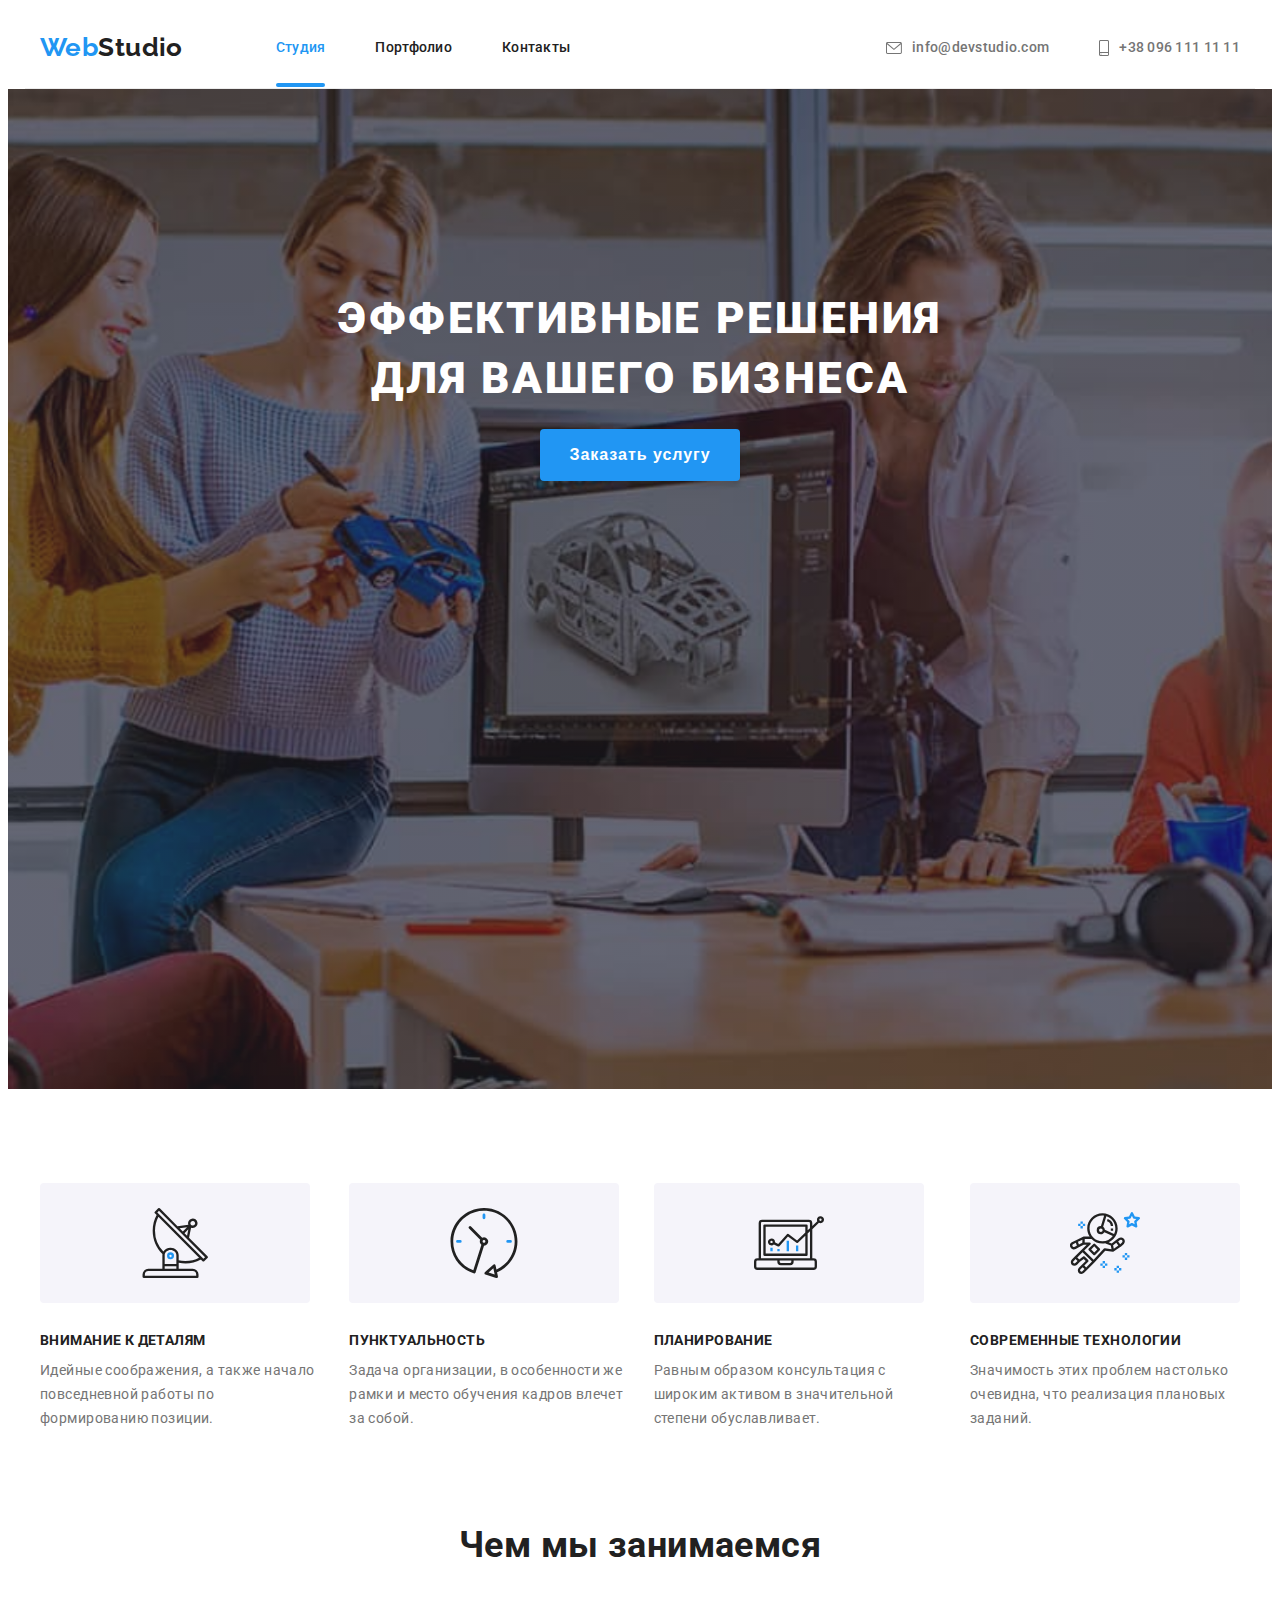
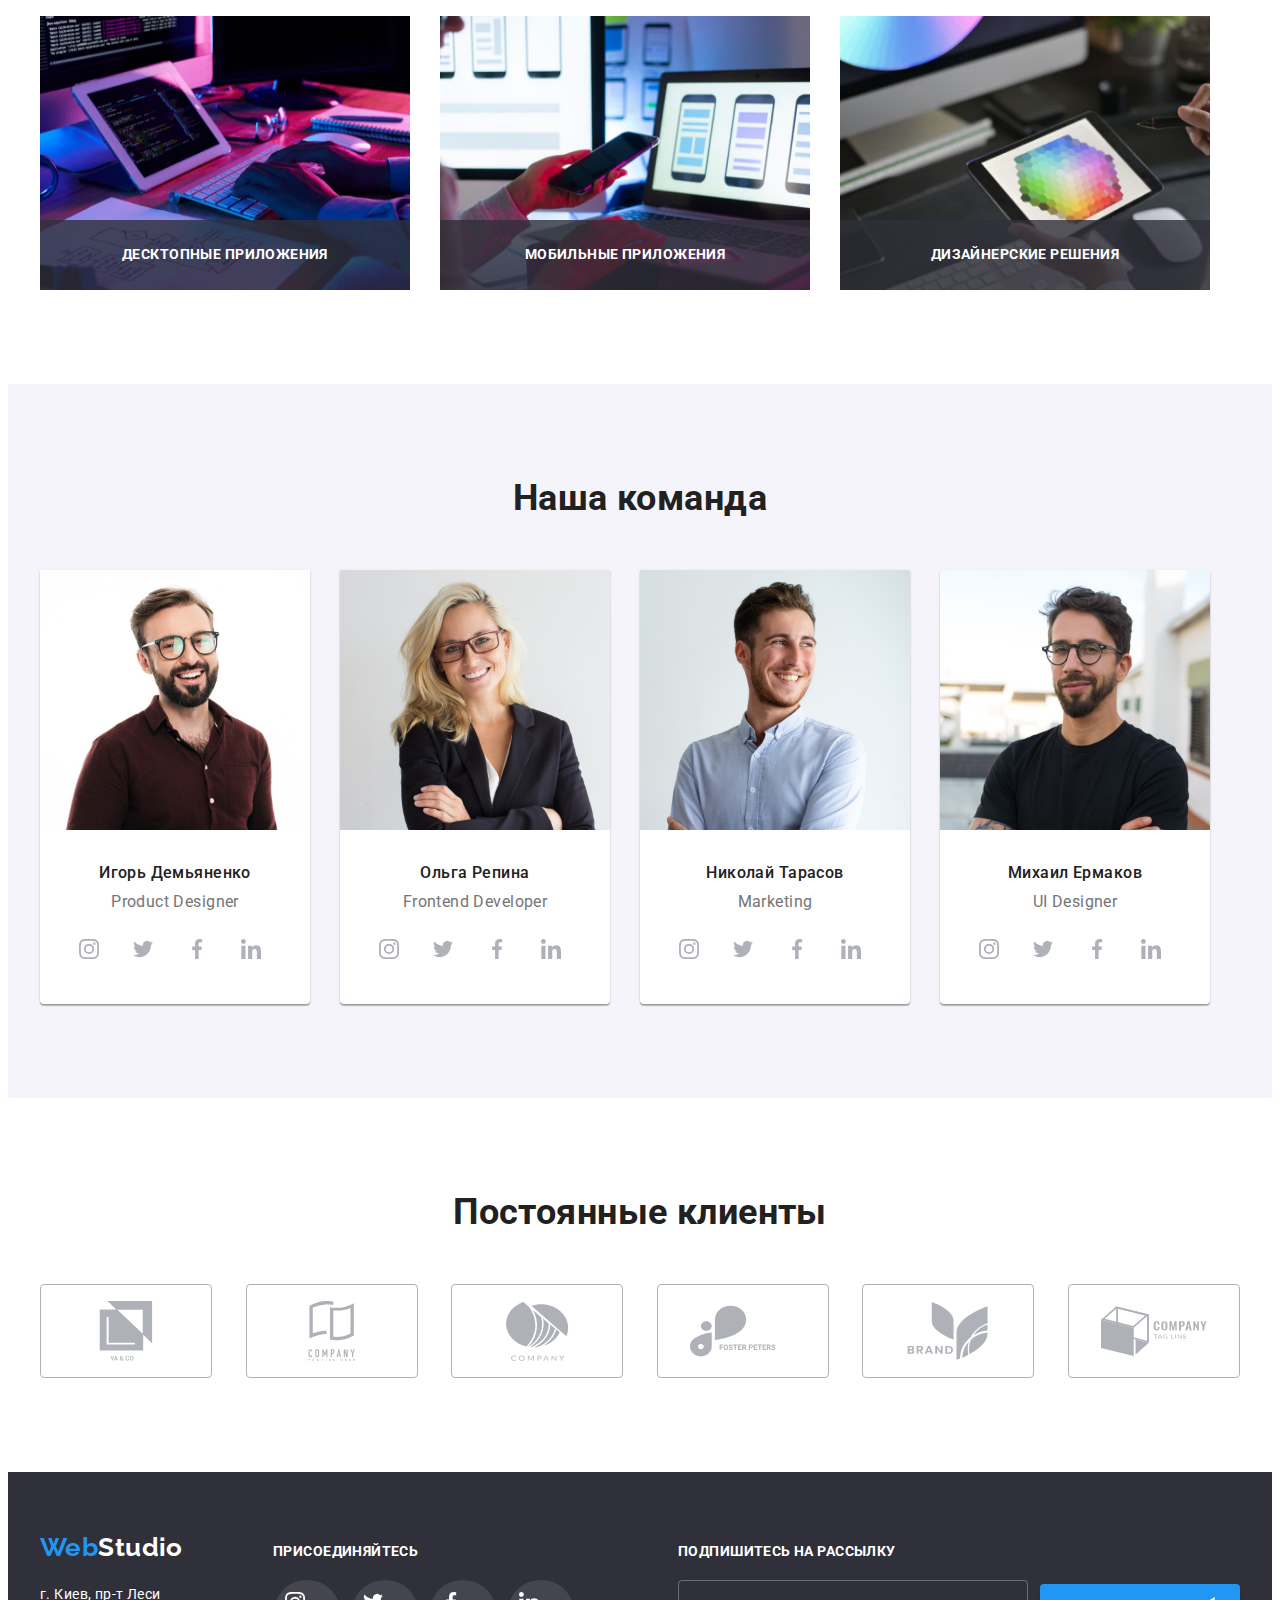
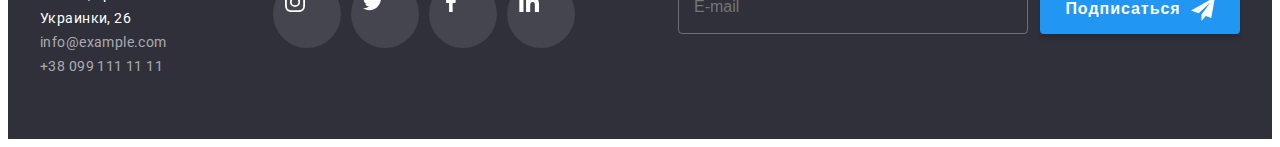
<file: index.html>
<!DOCTYPE html>
<html lang="ru">
<head>
    <meta charset="UTF-8">
    <meta http-equiv="X-UA-Compatible" content="IE=edge">
    <meta name="viewport" content="width=device-width, initial-scale=1.0">
    <link href="https://fonts.googleapis.com/css2?family=Raleway:wght@700&family=Roboto:wght@400;500;700;900&display=swap"
        rel="stylesheet">
    <link rel="stylesheet" href="https://cdnjs.cloudflare.com/ajax/libs/modern-normalize/1.1.0/modern-normalize.min.css"
            integrity="sha512-wpPYUAdjBVSE4KJnH1VR1HeZfpl1ub8YT/NKx4PuQ5NmX2tKuGu6U/JRp5y+Y8XG2tV+wKQpNHVUX03MfMFn9Q=="
            crossorigin="anonymous" referrerpolicy="no-referrer" />
    <link rel="stylesheet" href="./css/main.min.css">
    <title>WebStudio</title>
</head>
<body>
   <header>
       <!-- навигация -->
        <div class="conteiner conteiner-header">
            <nav class="nav">
                <a class="logo" href="./index.html">Web<span class="logo--black">Studio</span></a>
                <ul class="nav__list">
                    <li class="nav__item"><a class="nav__link nav__link--current" href="./index.html">Студия</a></li>
                    <li class="nav__item"><a class="nav__link" href="./portfolio.html">Портфолио</a></li>
                    <li class="nav__item"><a class="nav__link" href="">Контакты</a></li>
                </ul>
            </nav> 
            <ul class="contact">
                <li class="contact__item">
                    <a class="contact__link" href="mailto:info@devstudio.com">
                        <svg class="contact__icon" width="16" height="12">
                            <use href="./image/icons.svg#icon-envelope""></use>
                        </svg>
                        info@devstudio.com
                    </a>
                </li>
                <li class="contact__item">
                    <a class="contact__link" href="tel:+380961111111">
                        <svg class="contact__icon" width="10" height="16">
                            <use href="./image/icons.svg#icon-smartphone""></use>
                        </svg>
                        +38 096 111 11 11
                    </a>
                </li>
            </ul>
        </div>
   </header>    
   <main>
        <!-- Заказ -->
        <section class="section section-hero">
                <h1 class="section-hero__title">Эффективные решения<br> для вашего бизнеса</h1>   
                <button data-modal-open class="btn" type="button">Заказать услугу</button>
        </section>
        <!-- Преимущества -->
        <section class="section section-benefits">
            <div class="conteiner">
                <h2 class="none">Наши преимущества</h2>
                <ul class="benefits__list">
                    <li class="benefits__item">
                        <div class="benefits__block">
                            <svg class="benefits__icon">
                                <use href="./image/icons.svg#icon-Group"></use>
                            </svg>
                        </div>
                        <h3 class="benefits__title">Внимание к деталям</h3>
                        <p class="benefits__text">Идейные соображения, а также начало повседневной работы по формированию позиции.</p>
                    </li>
                    <li class="benefits__item">
                        <div class="benefits__block">
                            <svg class="benefits__icon">
                                <use href="./image/icons.svg#icon-clock"></use>
                            </svg>
                        </div>
                        <h3 class="benefits__title">Пунктуальность</h3>
                        <p class="benefits__text">Задача организации, в особенности же рамки и место обучения кадров влечет за собой.</p>
                    </li>
                    <li class="benefits__item">
                        <div class="benefits__block">
                            <svg class="benefits__icon">
                                <use href="./image/icons.svg#icon-diagram"></use>
                            </svg>
                        </div>
                        <h3 class="benefits__title">Планирование</h3>
                        <p class="benefits__text">Равным образом консультация с широким активом в значительной степени обуславливает.</p>
                    </li>
                    <li class="benefits__item">
                        <div class="benefits__block">
                            <svg class="benefits__icon">
                                <use href="./image/icons.svg#icon-astronaut"></use>
                            </svg>
                        </div>
                        <h3 class="benefits__title">Современные технологии</h3>
                        <p class="benefits__text">Значимость этих проблем настолько очевидна, что реализация плановых заданий.</p>
                    </li>
                </ul> 
            </div>  
        </section>
        <!-- Деятельность -->
        <section class="section">
            <div class="conteiner">
                <h3 class="section__title">Чем мы занимаемся</h3>
                <ul class="team-activity">
                    <li class="team-activity__item">
                        <img src="./image/job1.jpg" alt="Верстка" width="370" height="274">
                        <div class="team-activity__actions">
                            <h4 class="team-activity__title">Десктопные приложения</h4>
                        </div>
                    </li>
                    <li class="team-activity__item">
                        <img src="./image/job2.jpg" alt="Адаптив" width="370" height="274">
                        <div class="team-activity__actions">
                            <h4 class="team-activity__title">Мобильные приложения</h4>
                        </div>
                    </li>
                    <li class="team-activity__item">
                        <img src="./image/job3.jpg" alt="Дизайн" width="370" height="274">
                        <div class="team-activity__actions">
                            <h4 class="team-activity__title">Дизайнерские решения</h4>
                        </div>
                    </li>
                </ul>
            </di>
        </section>
        <!-- Команда -->
        <section class="section section--gray">
                <div class="conteiner">
                    <h2 class="section__title">Наша команда</h2>  
                    <ul class="team-list">
                        <li class="team-list__item">
                            <img src="./image/team1.jpg" alt="Product" width="270" height="260">
                            <div class="team-list__member">
                                <h3 class="team-list__name">Игорь Демьяненко</h3>
                                <p class="team-list__job">Product Designer</p>
                                <ul class="social">
                                    <li>
                                        <a class="social__link" href="">
                                            <svg class="social__icon">
                                                <use href="./image/icons.svg#icon-instagram"></use>
                                            </svg>
                                        </a>
                                    </li>
                                    <li>
                                        <a class="social__link" href="">
                                            <svg class="social__icon">
                                                <use href="./image/icons.svg#icon-twitter"></use>
                                            </svg>
                                        </a>
                                    </li>
                                    <li>
                                        <a class="social__link" href="">
                                            <svg class="social__icon">
                                                <use href="./image/icons.svg#icon-facebook"></use>
                                            </svg>
                                        </a>
                                    </li>
                                    <li>
                                        <a class="social__link" href="">
                                            <svg class="social__icon">
                                                <use href="./image/icons.svg#icon-linkedin"></use>
                                            </svg>
                                        </a>
                                    </li>
                                </ul>
                            </div>
                        </li>
                        <li class="team-list__item">
                            <img src="./image/team2.jpg" alt="Frontend" width="270" height="260">
                            <div class="team-list__member">
                                <h3 class="team-list__name">Ольга Репина</h3>
                                <p class="team-list__job">Frontend Developer</p>
                                <ul class="social">
                                    <li>
                                        <a class="social__link" href="">
                                            <svg class="social__icon">
                                                <use href="./image/icons.svg#icon-instagram"></use>
                                            </svg>
                                        </a>
                                    </li>
                                    <li>
                                        <a class="social__link" href="">
                                            <svg class="social__icon">
                                                <use href="./image/icons.svg#icon-twitter"></use>
                                            </svg>
                                        </a>
                                    </li>
                                    <li>
                                        <a class="social__link" href="">
                                            <svg class="social__icon">
                                                <use href="./image/icons.svg#icon-facebook"></use>
                                            </svg>
                                        </a>
                                    </li>
                                    <li>
                                        <a class="social__link" href="">
                                            <svg class="social__icon">
                                                <use href="./image/icons.svg#icon-linkedin"></use>
                                            </svg>
                                        </a>
                                    </li>
                                </ul>
                            </div>
                        </li>
                        <li class="team-list__item">
                            <img src="./image/team3.jpg" alt="Marketing" width="270" height="260">
                            <div class="team-list__member">
                                <h3 class="team-list__name">Николай Тарасов</h3>
                                <p class="team-list__job">Marketing</p>
                                <ul class="social">
                                    <li>
                                        <a class="social__link" href="">
                                            <svg class="social__icon">
                                                <use href="./image/icons.svg#icon-instagram"></use>
                                            </svg>
                                        </a>
                                    </li>
                                    <li>
                                        <a class="social__link" href="">
                                            <svg class="social__icon">
                                                <use href="./image/icons.svg#icon-twitter"></use>
                                            </svg>
                                        </a>
                                    </li>
                                    <li>
                                        <a class="social__link" href="">
                                            <svg class="social__icon">
                                                <use href="./image/icons.svg#icon-facebook"></use>
                                            </svg>
                                        </a>
                                    </li>
                                    <li>
                                        <a class="social__link" href="">
                                            <svg class="social__icon">
                                                <use href="./image/icons.svg#icon-linkedin"></use>
                                            </svg>
                                        </a>
                                    </li>
                                </ul>
                            </div>
                        </li>
                        <li class="team-list__item">
                            <img src="./image/team4.jpg" alt="Designer" width="270" height="260">
                            <div class="team-list__member">
                                <h3 class="team-list__name">Михаил Ермаков</h3>
                                <p class="team-list__job">UI Designer</p>
                                <ul class="social">
                                    <li>
                                        <a class="social__link" href="">
                                            <svg class="social__icon">
                                                <use href="./image/icons.svg#icon-instagram"></use>
                                            </svg>
                                        </a>
                                    </li>
                                    <li>
                                        <a class="social__link" href="">
                                            <svg class="social__icon">
                                                <use href="./image/icons.svg#icon-twitter"></use>
                                            </svg>
                                        </a>
                                    </li>
                                    <li>
                                        <a class="social__link" href="">
                                            <svg class="social__icon">
                                                <use href="./image/icons.svg#icon-facebook"></use>
                                            </svg>
                                        </a>
                                    </li>
                                    <li>
                                        <a class="social__link" href="">
                                            <svg class="social__icon">
                                                <use href="./image/icons.svg#icon-linkedin"></use>
                                            </svg>
                                        </a>
                                    </li>
                                </ul>
                            </div>
                        </li>
                     </ul> 
                </div> 
        </section> 
        <!-- постоянные клиенты -->
        <section class="section">
            <div class="conteiner">
                <h1 class="section__title">Постоянные клиенты</h1>
                <ul class="client">
                    <li class="client__list">
                        <a class="client__link" href="">
                            <svg class="client__icon">
                                <use href="./image/icons.svg#icon-group1"></use>
                            </svg>
                        </a>
                    </li>
                    <li class="client__list">
                        <a class="client__link" href="">
                            <svg class="client__icon">
                                <use href="./image/icons.svg#icon-group2"></use>
                            </svg>
                        </a>
                    </li>
                    <li class="client__list">
                        <a class="client__link" href="">
                            <svg class="client__icon">
                                <use href="./image/icons.svg#icon-group3"></use>
                            </svg>
                        </a>
                    </li>
                    <li class="client__list">
                        <a class="client__link" href="">
                            <svg class="client__icon">
                                <use href="./image/icons.svg#icon-group4"></use>
                            </svg>
                        </a>
                    </li>
                    <li class="client__list">
                        <a class="client__link" href="">
                            <svg class="client__icon">
                                <use href="./image/icons.svg#icon-group5"></use>
                            </svg>
                        </a>
                    </li>
                    <li class="client__list">
                        <a class="client__link" href="">
                            <svg class="client__icon">
                                <use href="./image/icons.svg#icon-group6"></use>
                            </svg>
                        </a>
                    </li>
                </ul>
            </div>
        </section> 
    </main>
   <footer class="footer footer--black">
        <div class="conteiner conteiner__flex">
                <div class="adress">
                    <a class="logo footer__logo" href="./index.html">Web<span class="logo--white">Studio</span></a>
                    <address>
                        <ul>
                            <li class="adress__item">
                                <a class="adress__link" href=""><span class="adress__white">г. Киев, пр-т Леси Украинки, 26</span></a>
                            </li>
                            <li class="adress__item">
                                <a class="adress__link" href="mailto:info@example.com">info@example.com</a>
                            </li>
                            <li class="adress__item">
                                <a class="adress__link" href="tel:+380991111111">+38 099 111 11 11</a>
                            </li>
                        </ul>
                    </address>
                </div>
                <div>
                    <p class="social-title">присоединяйтесь</p>
                    <ul class="social">
                        <li>
                            <a class="social__link social__link--gray" href="">
                                <svg class="social__icon social__icon--white">
                                    <use href="./image/icons.svg#icon-instagram"></use>
                                </svg>
                            </a>
                        </li>
                        <li>
                            <a class="social__link social__link--gray" href="">
                                <svg class="social__icon social__icon--white">
                                    <use href="./image/icons.svg#icon-twitter"></use>
                                </svg>
                            </a>
                        </li>
                        <li>
                            <a class="social__link social__link--gray" href="">
                                <svg class="social__icon social__icon--white">
                                    <use href="./image/icons.svg#icon-facebook"></use>
                                </svg>
                            </a>
                        </li>
                        <li>
                            <a class="social__link social__link--gray" href="">
                                <svg class="social__icon social__icon--white">
                                    <use href="./image/icons.svg#icon-linkedin"></use>
                                </svg>
                            </a>
                        </li>
                    </ul>
                </div>
                <form class="subscription">
                    <div class="subscription__block">
                        <label class="subscription__label" for="email">Подпишитесь на рассылку</label>
                        <input class="subscription__input" type="email" name="email" id="email" placeholder="E-mail">
                    </div>
                    <button type="submit" class="btn email-btn">
                        Подписаться
                        <svg class="email-btn__icon">
                            <use href="./image/icons.svg#icon-send"></use>
                        </svg>
                    </button>
                </form>
        </div>
   </footer>
<div class="backdrop is-hidden" data-modal>
    <div class="modal">
        <p class="modal__title">Оставьте свои данные, мы вам перезвоним</p>
        <form class="data-form">
            <ul class="data-form__list">
                <li class="data-form__item">
                    <label class="data-form__label" for="name">Имя</label>
                    <div class="data-form__box">
                        <input class="data-form__input" type="text" name="name" id="name">
                        <svg class="data-form__icon">
                            <use href="./image/icons.svg#icon-person"></use>
                        </svg>
                    </div>
                </li>
                <li class="data-form__item">
                    <label class="data-form__label" for="phone">Телефон</label>
                    <div class="data-form__box">
                        <input class="data-form__input" type="tel" name="phone" id="phone">
                        <svg class="data-form__icon">
                            <use href="./image/icons.svg#icon-phone"></use>
                        </svg>
                    </div>
                </li>
                <li class="data-form__item">
                    <label class="data-form__label" for="mail">Почта</label>
                    <div class="data-form__box">
                        <input class="data-form__input" type="email" name="email" id="mail">
                        <svg class="data-form__icon">
                            <use href="./image/icons.svg#icon-email"></use>
                        </svg>
                    </div>
                </li>
                <li class="data-form__item">
                    <label class="data-form__label" for="comment">Комментарий</label>
                    <textarea class="data-form__textarea" name="comment" id="comment" rows="10" placeholder="Введите текст"></textarea>
                </li>
            </ul>
            <label class="data-form__policy">
                <input class="data-form__check" type="checkbox" name="policy" value="policy">
                <svg class="data-form__new-check">
                    <use href="./image/icons.svg#icon-check"></use>
                </svg>
                Соглашаюсь с рассылкой и принимаю <a class="data-form__link" href="">Условия договора</a>
            </label>
            <button type="submit" class="btn">Отправить</button>
        </form>
        <button data-modal-close class="modal__btn">
            <svg class="icon" width="11" height="11">
                <use href="./image/icons.svg#icon-vector"></use>
            </svg>
        </button>
    </div>
</div>
<script src="./js/modal.js"></script>
</body>
</html>
</file>
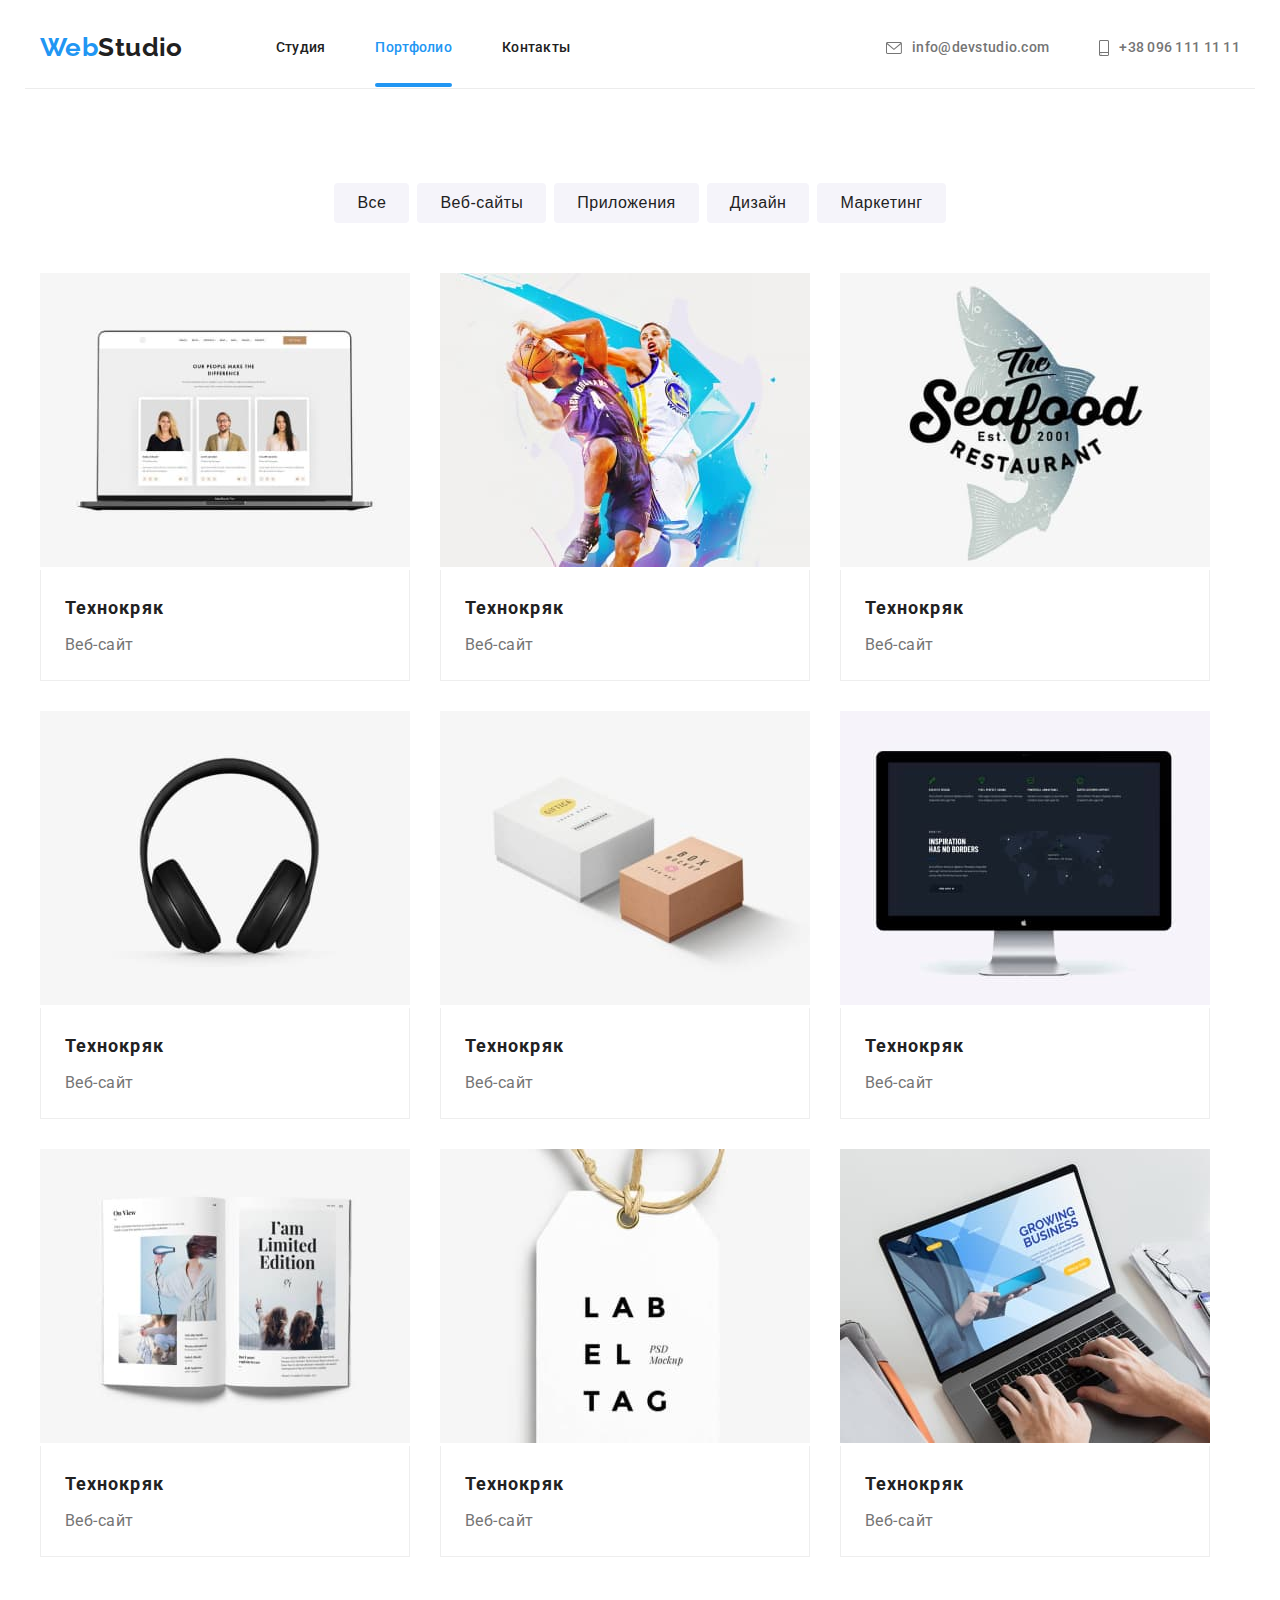
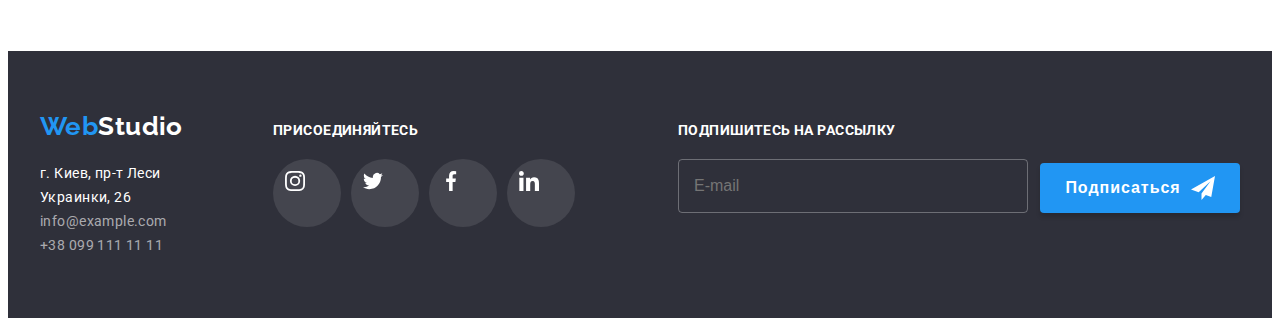
<file: portfolio.html>
<!DOCTYPE html>
<html lang="en">
<head>
    <meta charset="UTF-8">
    <meta http-equiv="X-UA-Compatible" content="IE=edge">
    <meta name="viewport" content="width=device-width, initial-scale=1.0">
    <link href="https://fonts.googleapis.com/css2?family=Raleway:wght@700&family=Roboto:wght@400;500;700;900&display=swap"
        rel="stylesheet">
    <link rel="stylesheet" href="https://cdnjs.cloudflare.com/ajax/libs/modern-normalize/1.1.0/modern-normalize.min.css"
        integrity="sha512-wpPYUAdjBVSE4KJnH1VR1HeZfpl1ub8YT/NKx4PuQ5NmX2tKuGu6U/JRp5y+Y8XG2tV+wKQpNHVUX03MfMFn9Q=="
        crossorigin="anonymous" referrerpolicy="no-referrer" />
    <link rel="stylesheet" href="./css/main.min.css">
    <title>Document</title>
</head>
<body>
    <header>
        <!-- навигация -->
        <div class="conteiner conteiner-header">
            <nav class="nav">
                <a class="logo" href="./index.html">Web<span class="logo--black">Studio</span></a>
                <ul class="nav__list">
                    <li class="nav__item"><a class="nav__link" href="./index.html">Студия</a></li>
                    <li class="nav__item"><a class="nav__link nav__link--current" href="./portfolio.html">Портфолио</a></li>
                    <li class="nav__item"><a class="nav__link" href="">Контакты</a></li>
                </ul>
            </nav>
            <ul class="contact">
                <li class="contact__item">
                    <a class="contact__link" href="mailto:info@devstudio.com">
                        <svg class="contact__icon" width="16" height="12">
                            <use href="./image/icons.svg#icon-envelope""></use>
                            </svg>
                            info@devstudio.com
                        </a>
                    </li>
                    <li class=" contact__item">
                                <a class="contact__link" href="tel:+380961111111">
                                    <svg class="contact__icon" width="10" height="16">
                                        <use href="./image/icons.svg#icon-smartphone""></use>
                            </svg>
                            +38 096 111 11 11
                        </a>
                    </li>
                </ul>
            </div>
       </header>
    <main>
        <section class="section">
            <div class="conteiner">
                <h1 class="none">Меню сайта</h1>
                <ul class="portfolio-menu">
                    <li class="portfolio-menu__item"><button class="portfolio-menu__button btn" type="button">Все</button></li>
                    <li class="portfolio-menu__item"><button class="portfolio-menu__button btn" type="button">Веб-сайты</button></li>
                    <li class="portfolio-menu__item"><button class="portfolio-menu__button btn" type="button">Приложения</button></li>
                    <li class="portfolio-menu__item"><button class="portfolio-menu__button btn" type="button">Дизайн</button></li>
                    <li class="portfolio-menu__item"><button class="portfolio-menu__button btn" type="button">Маркетинг</button></li>
                </ul>
                <ul class="cards-grid">
                    <li class="cards">
                        <div class="cards__thumb">
                            <img src="./image/portfolio/tehno.jpg" alt="технокряк" width="370">
                            <div class="card__overlay">
                                <p class="card__text-overlay">Ресурс предлагает комплексные предложения с разным уровнем функционала и сервисов. Все это позволит посетителю получить исчерпывающие сведения о компании или частном лице.
                                </p>
                            </div>
                        </div>
                        <div class="cards__description">
                            <h2 class="cards__title">Технокряк</h2>
                            <p class="cards__text">Веб-сайт</p>
                        </div>
                    </li>
                    <li class="cards">
                        <div class="cards__thumb">
                            <img src="./image/portfolio/poster.jpg" alt="технокряк" width="370">
                            <div class="card__overlay">
                                <p class="card__text-overlay">
                                </p>
                            </div>
                        </div>
                        <div class="cards__description">
                            <h2 class="cards__title">Технокряк</h2>
                            <p class="cards__text">Веб-сайт</p>
                        </div>
                    </li>
                    <li class="cards">
                        <div class="cards__thumb">
                            <img src="./image/portfolio/restoran.jpg" alt="технокряк" width="370">
                            <div class="card__overlay">
                                <p class="card__text-overlay">
                                </p>
                            </div>
                        </div>
                        <div class="cards__description">
                            <h2 class="cards__title">Технокряк</h2>
                            <p class="cards__text">Веб-сайт</p>
                        </div>
                    </li>
                    <li class="cards">
                        <div class="cards__thumb">
                            <img src="./image/portfolio/prime.jpg" alt="технокряк" width="370">
                            <div class="card__overlay">
                                <p class="card__text-overlay">
                                </p>
                            </div>
                        </div>
                        <div class="cards__description">
                            <h2 class="cards__title">Технокряк</h2>
                            <p class="cards__text">Веб-сайт</p>
                        </div>
                    </li>
                    <li class="cards">
                        <div class="cards__thumb">
                            <img src="./image/portfolio/boxes.jpg" alt="технокряк" width="370">
                            <div class="card__overlay">
                                <p class="card__text-overlay">
                                </p>
                            </div>
                        </div>
                        <div class="cards__description">
                            <h2 class="cards__title">Технокряк</h2>
                            <p class="cards__text">Веб-сайт</p>
                        </div>
                    </li>
                    <li class="cards">
                        <div class="cards__thumb">
                            <img src="./image/portfolio/monitor.jpg" alt="технокряк" width="370">
                            <div class="card__overlay">
                                <p class="card__text-overlay">
                                </p>
                            </div>
                        </div>
                        <div class="cards__description">
                            <h2 class="cards__title">Технокряк</h2>
                            <p class="cards__text">Веб-сайт</p>
                        </div>
                    </li>
                    <li class="cards">
                        <div class="cards__thumb">
                            <img src="./image/portfolio/book.jpg" alt="технокряк" width="370">
                            <div class="card__overlay">
                                <p class="card__text-overlay">
                                </p>
                            </div>
                        </div>
                        <div class="cards__description">
                            <h2 class="cards__title">Технокряк</h2>
                            <p class="cards__text">Веб-сайт</p>
                        </div>
                    </li>
                    <li class="cards">
                        <div class="cards__thumb">
                            <img src="./image/portfolio/lab.jpg" alt="технокряк" width="370">
                            <div class="card__overlay">
                                <p class="card__text-overlay">
                                </p>
                            </div>
                        </div>
                        <div class="cards__description">
                            <h2 class="cards__title">Технокряк</h2>
                            <p class="cards__text">Веб-сайт</p>
                        </div>
                    </li>
                    <li class="cards">
                        <div class="cards__thumb">
                            <img src="./image/portfolio/netbook.jpg" alt="технокряк" width="370">
                            <div class="card__overlay">
                                <p class="card__text-overlay">
                                </p>
                            </div>
                        </div>
                        <div class="cards__description">
                            <h2 class="cards__title">Технокряк</h2>
                            <p class="cards__text">Веб-сайт</p>
                        </div>
                    </li>
                    </li>
                </ul>
            </div>
        </section>
    </main>
    <footer class="footer footer--black">
        <div class="conteiner conteiner__flex">
            <div class="adress">
                <a class="logo footer__logo" href="./index.html">Web<span class="logo--white">Studio</span></a>
                <address>
                    <ul>
                        <li class="adress__item">
                            <a class="adress__link" href=""><span class="adress__white">г. Киев, пр-т Леси Украинки,
                                    26</span></a>
                        </li>
                        <li class="adress__item">
                            <a class="adress__link" href="mailto:info@example.com">info@example.com</a>
                        </li>
                        <li class="adress__item">
                            <a class="adress__link" href="tel:+380991111111">+38 099 111 11 11</a>
                        </li>
                    </ul>
                </address>
            </div>
            <div>
                <p class="social-title">присоединяйтесь</p>
                <ul class="social">
                    <li>
                        <a class="social__link social__link--gray" href="">
                            <svg class="social__icon social__icon--white">
                                <use href="./image/icons.svg#icon-instagram"></use>
                            </svg>
                        </a>
                    </li>
                    <li>
                        <a class="social__link social__link--gray" href="">
                            <svg class="social__icon social__icon--white">
                                <use href="./image/icons.svg#icon-twitter"></use>
                            </svg>
                        </a>
                    </li>
                    <li>
                        <a class="social__link social__link--gray" href="">
                            <svg class="social__icon social__icon--white">
                                <use href="./image/icons.svg#icon-facebook"></use>
                            </svg>
                        </a>
                    </li>
                    <li>
                        <a class="social__link social__link--gray" href="">
                            <svg class="social__icon social__icon--white">
                                <use href="./image/icons.svg#icon-linkedin"></use>
                            </svg>
                        </a>
                    </li>
                </ul>
            </div>
            <form class="subscription">
                <div class="subscription__block">
                    <label class="subscription__label" for="email">Подпишитесь на рассылку</label>
                    <input class="subscription__input" type="email" name="email" id="email" placeholder="E-mail">
                </div>
                <button type="submit" class="btn email-btn">
                    Подписаться
                    <svg class="email-btn__icon">
                        <use href="./image/icons.svg#icon-send"></use>
                    </svg>
                </button>
            </form>
        </div>
    </footer>
</body>
</html>
</file>
<file: css/main.min.css>
:root{--primiry-text-color: #212121;--text-color: #757575;--accent-color: #2196F3;--hero-color: #FFFFFF;--background-black: #2F303A;--background-main: #E5E5E5}body{font-family:roboto,sans-serif;color:var(--primiry-text-color);font-size:14px;background:var(--hero-color);letter-spacing:.03em}h1,h2,h3,h4,p{margin:0}ul{list-style:none;margin:0;padding:0}.conteiner{margin:0 auto;max-width:1200px;padding-left:15px;padding-right:15px}.conteiner-header{display:flex;align-items:center;border-bottom:1px solid #ececec}.section{background:var(--hero-color);padding-top:94px;padding-bottom:94px;margin:auto}.logo{padding-top:24px;padding-bottom:25px;font-family:Raleway,sans-serif;color:var(--accent-color);font-weight:700;font-size:26px;line-height:1.19;text-decoration:none}.logo--black{color:var(--primiry-text-color)}.logo--white{color:var(--hero-color)}.footer__logo{display:inline-block;margin-bottom:20px;padding:0}.nav{display:flex;align-items:center}.nav__list{display:flex;align-items:center;margin-left:93px}.nav__list:not(:last-child){margin-right:50px}.nav__item:not(:last-child){margin-right:50px}.nav__link{transition:color 250ms cubic-bezier(0.4, 0, 0.2, 1);padding-top:32px;padding-bottom:32px;position:relative;font-weight:500;font-size:14px;line-height:1.14;letter-spacing:.02em;color:var(--primiry-text-color);text-decoration:none}.nav__link:hover,.nav__link:focus{color:var(--accent-color)}.nav__link--current{color:var(--accent-color)}.nav__link--current::after{content:"";position:absolute;bottom:0;right:0;display:inline-block;width:100%;height:4px;background:#2196f3;border-radius:2px}.contact{display:flex;margin-left:auto}.contact__item:not(:last-child){margin-right:50px}.contact__link{transition:color 250ms cubic-bezier(0.4, 0, 0.2, 1);padding-top:10px;padding-bottom:10px;display:inline-flex;font-weight:500;font-size:14px;line-height:1.14;letter-spacing:.02em;color:var(--text-color);text-decoration:none;align-items:center}.contact__link:hover,.contact__link:focus{color:var(--accent-color)}.contact__icon{transition:fill 250ms cubic-bezier(0.4, 0, 0.2, 1);margin-right:10px;fill:var(--text-color)}.contact__link:hover .contact__icon,.contact__link:focus .contact__icon{fill:var(--accent-color)}.section-hero{height:600px;padding-top:200px;padding-bottom:200px;margin-left:auto;margin-right:auto;background-color:#c4c4c4;text-align:center;background-image:linear-gradient(rgba(47, 48, 58, 0.4), rgba(47, 48, 58, 0.4)),url("../image/bg-hero.jpg");background-position:center;background-size:cover;background-repeat:no-repeat}.section-hero__title{margin-bottom:20px;color:var(--hero-color);font-weight:900;font-size:44px;line-height:1.36;letter-spacing:.06em;text-transform:uppercase}.btn{padding-top:10px;padding-bottom:10px;margin:0 auto;display:block;color:var(--hero-color);font-weight:700;font-size:16px;line-height:1.87;letter-spacing:.06em;background:var(--accent-color);box-shadow:0px 4px 4px rgba(0,0,0,.15);border:1px solid rgba(0,0,0,0);border-radius:4px;cursor:pointer;min-width:200px}.section-benefits{padding-bottom:0}.none{display:none}.benefits__list{display:flex}.benefits__item:not(:last-child){margin-right:30px}.benefits__block{display:flex;width:270px;height:120px;margin-bottom:30px;background:#f5f4fa;border-radius:4px;justify-content:center;align-items:center}.benefits__icon{width:70px;height:70px}.benefits__title{font-size:14px;line-height:1.14;text-transform:uppercase;margin-bottom:10px}.benefits__text{line-height:1.71;color:var(--text-color);min-width:270px}.section__title{font-size:36px;line-height:1.16;text-align:center;margin-bottom:50px}.team-activity{display:flex}.team-activity__item:not(:last-child){margin-right:30px}.team-activity__item{display:flex;position:relative}.team-activity__actions{position:absolute;bottom:0;display:flex;justify-content:center;align-items:center;width:100%;height:70px;background:rgba(47,48,58,.8)}.team-activity__title{line-height:1.14;letter-spacing:.03em;text-transform:uppercase;color:#fff}.section--gray{background:#f5f4fa}.team-list{display:flex}.team-list__item{background:#fff;box-shadow:0px 1px 3px rgba(0,0,0,.12),0px 1px 1px rgba(0,0,0,.14),0px 2px 1px rgba(0,0,0,.2);border-radius:0px 0px 4px 4px}.team-list__item:not(:last-child){margin-right:30px}.team-list__member{padding-top:30px;padding-bottom:30px;text-align:center}.team-list__name{margin-bottom:10px;font-weight:500;font-size:16px;line-height:1.19}.team-list__job{color:var(--text-color);font-size:16px;line-height:1.19;margin-bottom:16px}.social{display:flex;justify-content:center}.social__link{transition:background-color 250ms cubic-bezier(0.4, 0, 0.2, 1);display:inline-block;width:44px;height:44px;border-radius:50%;margin-right:10px}.social__link:hover,.social__link:focus{background-color:var(--accent-color)}.social__link--gray{padding:12px;background:rgba(255,255,255,.1)}.social__icon{transition:fill 250ms cubic-bezier(0.4, 0, 0.2, 1);margin:12px;width:20px;height:20px;fill:#afb1b8}.social__link:hover .social__icon,.social__link:focus .social__icon{fill:var(--hero-color)}.social__icon--white{margin:0;fill:var(--hero-color)}.social-title{font-weight:700;font-size:14px;line-height:1.14;letter-spacing:.03em;text-transform:uppercase;color:var(--hero-color);margin-bottom:20px}.client{display:flex;justify-content:space-between}.client__link{transition:border-color 250ms cubic-bezier(0.4, 0, 0.2, 1);display:inline-flex;justify-content:center;align-items:center;width:170px;height:92px;border:1px solid #afb1b8;border-radius:4px;padding:10px auto}.client__link:hover,.client__link:focus{border-color:var(--accent-color)}.client__icon{transition:fill 250ms cubic-bezier(0.4, 0, 0.2, 1);width:106px;height:60px;fill:#afb1b8}.client__link:hover .client__icon,.client__link:focus .client__icon{fill:var(--accent-color)}.footer{margin:auto;padding-top:60px;padding-bottom:60px}.footer--black{background:var(--background-black)}.conteiner__flex{display:flex;align-items:baseline}.adress{margin-right:70px}.adress__item :not(:last-child){margin-bottom:5px}.adress__link{transition:color 250ms cubic-bezier(0.4, 0, 0.2, 1);font-style:normal;line-height:1.71;color:rgba(255,255,255,.6);text-decoration:none}.adress__link:hover,.adress__link:focus{color:var(--accent-color)}.adress__white{color:var(--hero-color)}.subscription{display:flex;align-items:flex-end;margin-left:93px}.subscription__block{display:flex;flex-direction:column}.subscription__label{width:350px;font-weight:700;font-size:14px;line-height:1.14;letter-spacing:.03em;text-transform:uppercase;color:var(--hero-color);margin-bottom:20px}.subscription__input{height:50px;padding-left:15px;border:1px solid rgba(255,255,255,.3);border-radius:4px;background-color:rgba(0,0,0,0);color:var(--hero-color);font-size:16px}.email-btn{display:flex;justify-content:center;align-items:center;height:50px;margin-left:12px}.email-btn__icon{margin-left:10px;width:24px;height:24px}.backdrop{position:fixed;top:0;left:0;width:100%;height:100%;background-color:rgba(0,0,0,.2);opacity:1;visibility:visible;transition:opacity 250ms cubic-bezier(0.4, 0, 0.2, 1),visibility 250ms cubic-bezier(0.4, 0, 0.2, 1)}.backdrop.is-hidden .modal{transform:translate(-50%, -50%) scale(1.1)}.modal{position:absolute;top:50%;left:50%;transform:translate(-50%, -50%) scale(1);transition:transform 250ms cubic-bezier(0.4, 0, 0.2, 1);padding:40px;min-width:528px;min-height:581px;background:#fff;box-shadow:0px 1px 3px rgba(0,0,0,.12),0px 1px 1px rgba(0,0,0,.14),0px 2px 1px rgba(0,0,0,.2);border-radius:4px}.backdrop.is-hidden{opacity:0;pointer-events:none;visibility:hidden}.modal__btn{position:absolute;top:8px;right:8px;display:flex;justify-content:center;align-items:center;width:30px;height:30px;background-color:var(--hero-color);border:1px solid rgba(0,0,0,.1);border-radius:50%;cursor:pointer;transition:fill 250ms cubic-bezier(0.4, 0, 0.2, 1)}.modal__btn:hover,.modal__btn:focus{fill:var(--accent-color)}.modal__title{margin-bottom:12px;font-weight:700;font-size:20px;line-height:23px;text-align:center}.data-form__input{transition:border 250ms cubic-bezier(0.4, 0, 0.2, 1);height:40px;width:100%;padding-left:36px;margin:0;border-radius:4px;border:1px solid rgba(33,33,33,.2);cursor:pointer}.data-form__input:focus,.data-form__input:hover{border:1px solid blue}.data-form__item{display:flex;flex-direction:column;margin-bottom:10px}.data-form__item:last-child{margin-bottom:20px}.data-form__label{display:flex;margin-bottom:4px;color:var(--text-color);font-size:12px;line-height:1.17;letter-spacing:.01em}.data-form__box{position:relative}.data-form__icon{transition:fill 250ms cubic-bezier(0.4, 0, 0.2, 1);position:absolute;top:50%;left:12px;transform:translateY(-50%);width:24px;height:24px}.data-form__input:focus+.data-form__icon,.data-form__input:hover+.data-form__icon{fill:var(--accent-color)}.data-form__textarea{resize:none;height:120px;color:rgba(117,117,117,.5);padding:12px 16px;font-size:14;border-radius:4px;border:1px solid rgba(33,33,33,.2);cursor:pointer}.data-form__textarea:focus,.data-form__textarea:hover{border:1px solid blue}.data-form__check{position:absolute;appearance:none;border:none}.data-form__policy{display:flex;margin-bottom:30px}.data-form__new-check{width:16px;height:15px;margin:auto 7px;border:1px solid #000;border-radius:2px}.data-form__check:checked+.data-form__new-check{background-color:var(--accent-color);border:none}.data-form__link{margin-left:5px;color:var(--accent-color)}.portfolio-menu{display:flex;justify-content:center;margin-bottom:50px}.portfolio-menu__item:not(:last-child){margin-right:8px}.portfolio-menu__button{transition:color 250ms cubic-bezier(0.4, 0, 0.2, 1),background-color 250ms cubic-bezier(0.4, 0, 0.2, 1),box-shadow 250ms cubic-bezier(0.4, 0, 0.2, 1);padding:6px 22px;min-width:75px;font-weight:500;line-height:1.62;text-align:center;letter-spacing:.03em;color:#212121;background:#f5f4fa;box-shadow:none}.portfolio-menu__button:hover,.portfolio-menu__button:focus{color:var(--hero-color);background-color:var(--accent-color);box-shadow:0px 4px 4px rgba(0,0,0,.15)}.cards-grid{display:flex;flex-wrap:wrap}.cards{transition:box-shadow 250ms cubic-bezier(0.4, 0, 0.2, 1);margin-right:30px;margin-bottom:30px;background:var(--hero-color)}.cards:hover{box-shadow:0px 1px 1px rgba(0,0,0,.12),0px 4px 4px rgba(0,0,0,.06),1px 4px 6px rgba(0,0,0,.16);cursor:pointer}.cards:nth-child(3n){margin-right:0}.cards:nth-last-child(-n+3){margin-bottom:0}.cards__description{padding-left:24px;padding-bottom:20px;padding-top:20px;text-align:left;border:1px solid #eee;border-top:none}.cards__title{margin-bottom:4px;font-size:18px;line-height:2;letter-spacing:.06em}.cards__text{font-size:16px;line-height:1.88;color:var(--text-color)}.cards__thumb{position:relative;overflow:hidden}.card__overlay{transform:translatey(100%);transition:transform 250ms cubic-bezier(0.4, 0, 0.2, 1);display:flex;justify-content:center;align-items:center;height:100%;width:100%;position:absolute;top:0;left:0;background:rgba(33,150,243,.9)}.cards:hover .card__overlay{transform:translatey(0)}.card__text-overlay{width:322px;height:168px;font-size:18px;line-height:1.55;color:var(--hero-color)}/*# sourceMappingURL=main.min.css.map */
</file>
